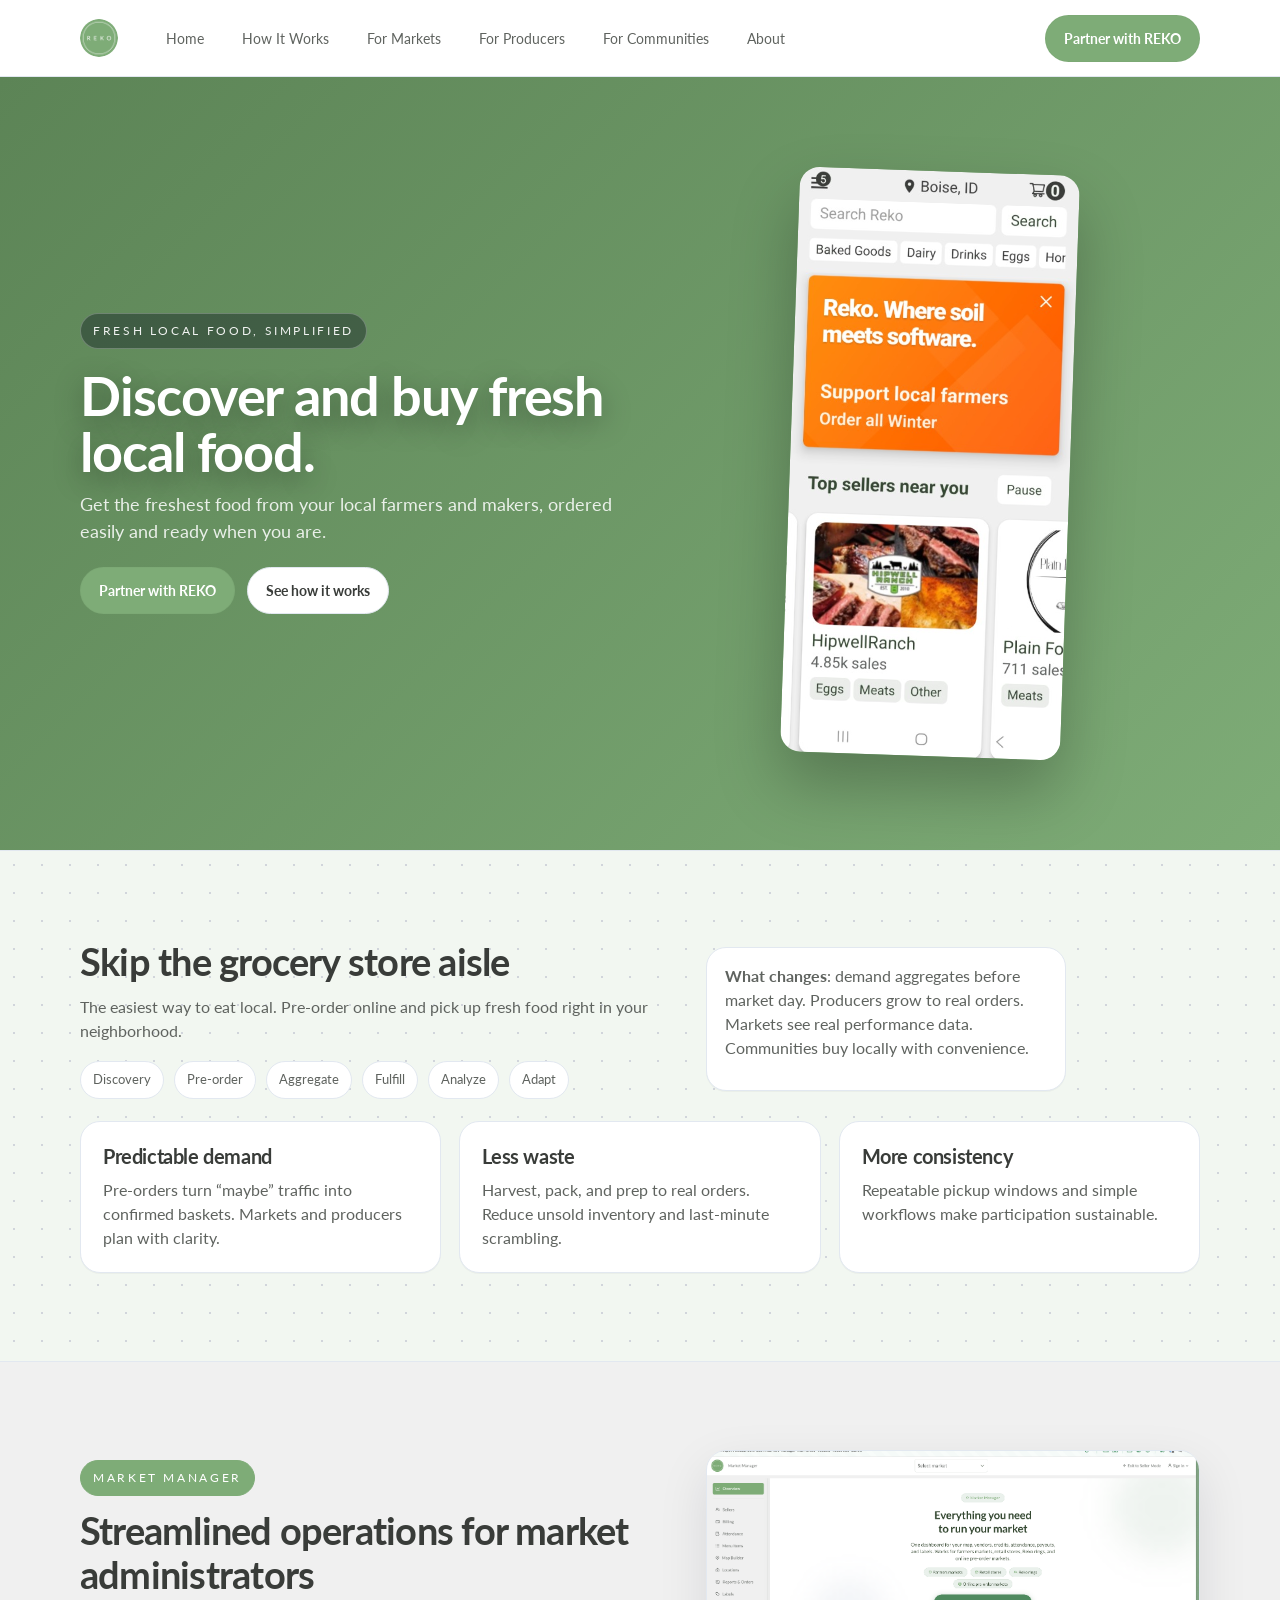
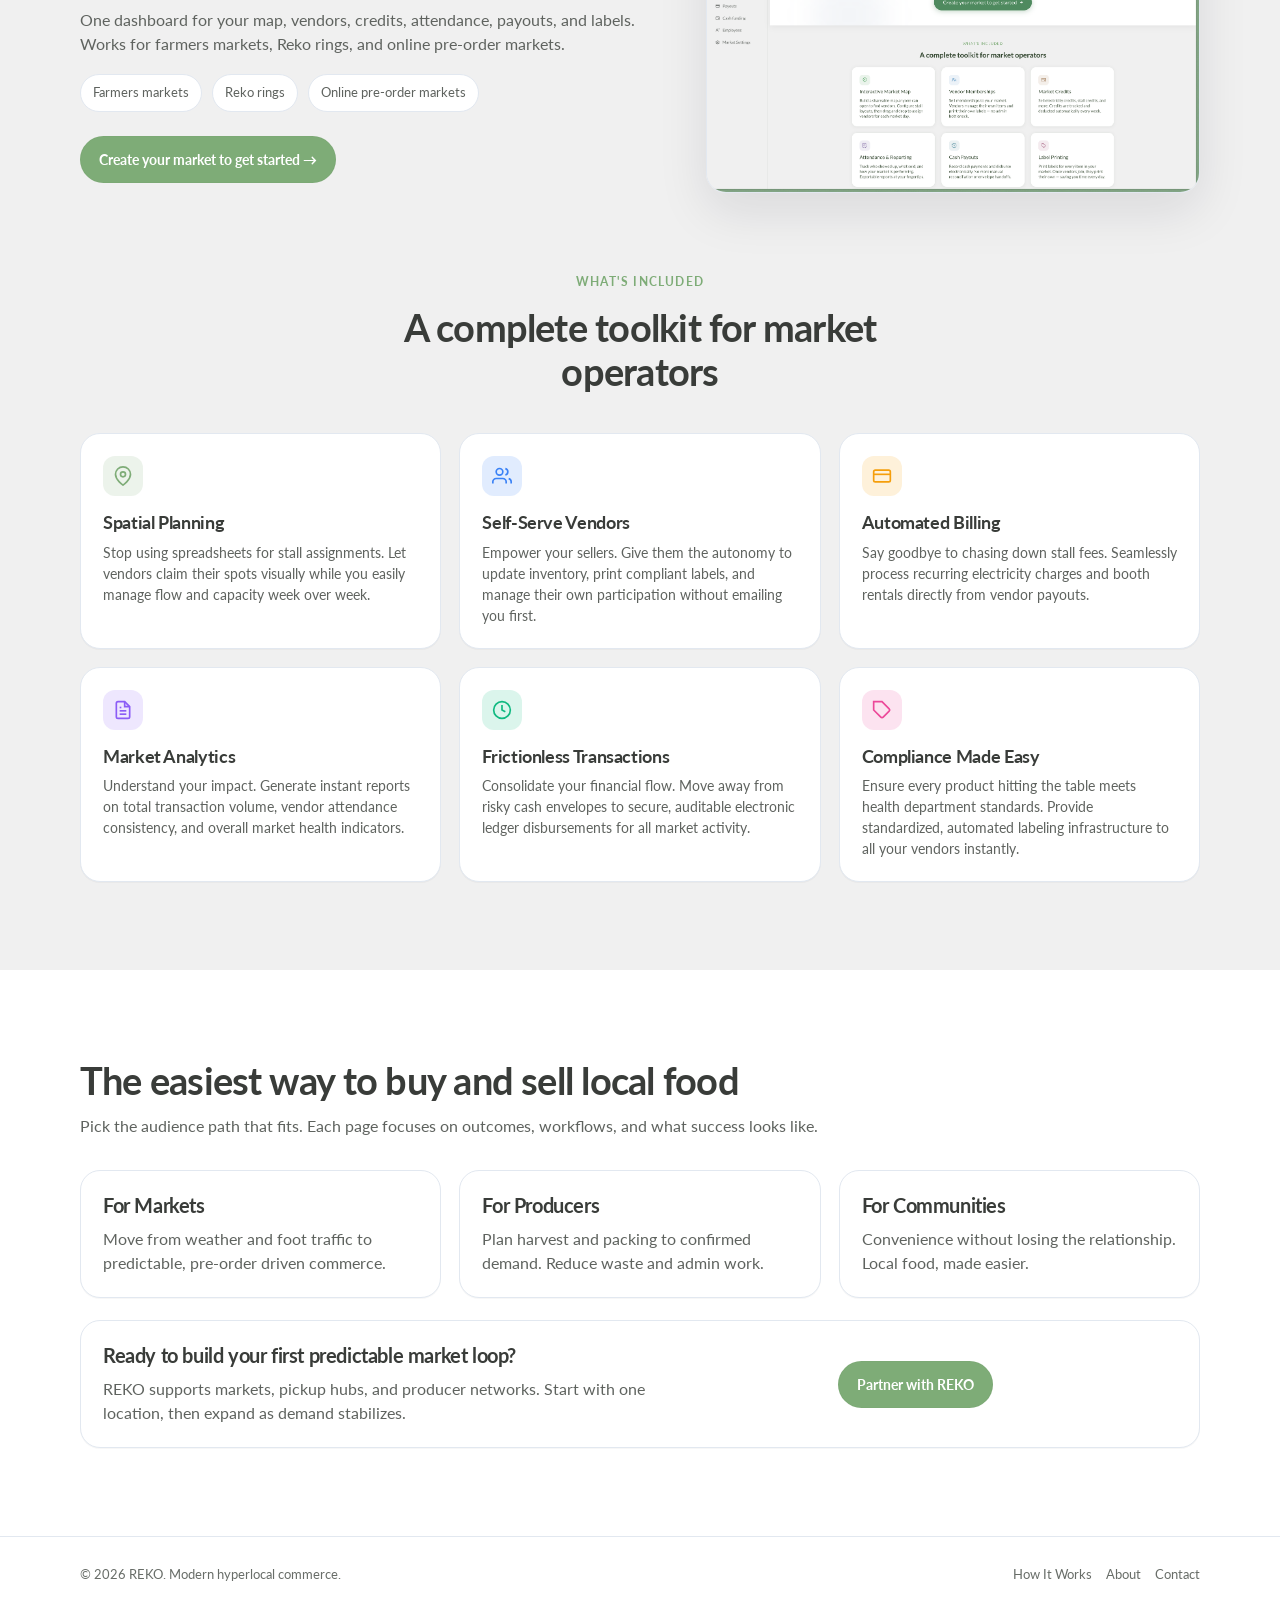
<file: index.html>
<!doctype html>
<html lang="en">

<head>
    <meta charset="utf-8" />
    <meta name="viewport" content="width=device-width, initial-scale=1" />
    <title>REKO. Infrastructure for Local Food</title>
    <link rel="stylesheet" href="styles.css" />
</head>

<body>

    <header class="site-header">
        <div class="container navbar">
            <a class="brand" href="index.html">
                <img src="assets/reko-logo.png" alt="REKO" />
            </a>

            <button class="hamburger" data-mobile-toggle type="button">Menu</button>

            <ul class="nav-links">
                <li><a data-nav href="index.html">Home</a></li>
                <li><a data-nav href="how-it-works.html">How It Works</a></li>
                <li><a data-nav href="for-markets.html">For Markets</a></li>
                <li><a data-nav href="for-producers.html">For Producers</a></li>
                <li><a data-nav href="for-communities.html">For Communities</a></li>
                <li><a data-nav href="about.html">About</a></li>
            </ul>

            <div class="nav-cta">
                <a class="btn btn-primary" href="https://rekohub.com" target="_blank" rel="noopener">Partner with
                    REKO</a>
            </div>
        </div>

        <nav class="mobile-nav" data-mobile-menu>
            <a data-nav href="index.html">Home</a>
            <a data-nav href="how-it-works.html">How It Works</a>
            <a data-nav href="for-markets.html">For Markets</a>
            <a data-nav href="for-producers.html">For Producers</a>
            <a data-nav href="for-communities.html">For Communities</a>
            <a data-nav href="about.html">About</a>
            <a href="https://rekohub.com" target="_blank" rel="noopener">Partner with REKO</a>
        </nav>
    </header>

    <section class="hero hero-home" style="background: linear-gradient(135deg, var(--brand-2) 0%, var(--brand) 100%);">
        <div class="container hero-split">
            <div class="hero-inner">
                <span class="eyebrow">Fresh local food, simplified</span>
                <h1>Discover and buy fresh local food.</h1>
                <p>Get the freshest food from your local farmers and makers, ordered easily and ready when you are.</p>
                <div class="hero-actions">
                    <a class="btn btn-primary" href="https://rekohub.com" target="_blank" rel="noopener">Partner
                        with
                        REKO</a>
                    <a class="btn btn-ghost" href="how-it-works.html">See how it works</a>
                </div>
            </div>
            <div class="hero-image-container">
                <img src="assets/hero-app-mockup.png" alt="Reko App Mockup" />
            </div>
        </div>
    </section>


    <section class="section texture-panel bg-light-blue">
        <div class="container">
            <div class="split">
                <div>
                    <h2>Skip the grocery store aisle</h2>
                    <p>The easiest way to eat local. Pre-order online and pick up fresh food right in your neighborhood.
                    </p>

                    <div class="chips mt-18">
                        <span class="chip">Discovery</span>
                        <span class="chip">Pre-order</span>
                        <span class="chip">Aggregate</span>
                        <span class="chip">Fulfill</span>
                        <span class="chip">Analyze</span>
                        <span class="chip">Adapt</span>
                    </div>
                </div>

                <div class="kpi">
                    <p><strong>What changes</strong>: demand aggregates before market day. Producers grow to real
                        orders.
                        Markets see real performance data. Communities buy locally with convenience.</p>
                </div>
            </div>

            <div style="height:22px"></div>

            <div class="grid-3">
                <div class="card">
                    <h3>Predictable demand</h3>
                    <p>Pre-orders turn “maybe” traffic into confirmed baskets. Markets and producers plan with clarity.
                    </p>
                </div>
                <div class="card">
                    <h3>Less waste</h3>
                    <p>Harvest, pack, and prep to real orders. Reduce unsold inventory and last-minute scrambling.</p>
                </div>
                <div class="card">
                    <h3>More consistency</h3>
                    <p>Repeatable pickup windows and simple workflows make participation sustainable.</p>
                </div>
            </div>
        </div>
    </section>

    <section class="section bg-light-green">
        <div class="container">
            <div class="split">
                <div>
                    <span class="eyebrow"
                        style="background: var(--brand); border-color: var(--brand); color: white; margin-bottom: 12px;">Market
                        Manager</span>
                    <h2>Streamlined operations for market administrators</h2>
                    <p>One dashboard for your map, vendors, credits, attendance, payouts, and labels. Works for farmers
                        markets, Reko rings, and online pre-order markets.</p>

                    <div class="chips mt-18">
                        <span class="chip">Farmers markets</span>
                        <span class="chip">Reko rings</span>
                        <span class="chip">Online pre-order markets</span>
                    </div>

                    <div class="mt-24">
                        <a class="btn btn-primary" href="https://rekohub.com" target="_blank" rel="noopener">Create your
                            market to get started &rarr;</a>
                    </div>
                </div>
                <div>
                    <img src="assets/market-manager-1.png"
                        alt="Market Manager Dashboard screenshot showing overview and getting started map"
                        style="border-radius: var(--radius); box-shadow: var(--shadow); border: 1px solid var(--border);" />
                </div>
            </div>

            <div style="height: 80px;"></div>

            <div style="text-align: center; max-width: 600px; margin: 0 auto 40px;">
                <p
                    style="font-weight: 700; font-size: 12px; letter-spacing: 0.1em; text-transform: uppercase; color: var(--brand);">
                    What's Included</p>
                <h2>A complete toolkit for market operators</h2>
            </div>

            <div class="grid-3">
                <div class="card">
                    <div
                        style="margin-bottom: 16px; width: 40px; height: 40px; background: rgba(126, 172, 119, 0.15); border-radius: 12px; display: flex; align-items: center; justify-content: center; color: var(--brand);">
                        <svg width="20" height="20" viewBox="0 0 24 24" fill="none" stroke="currentColor"
                            stroke-width="2">
                            <path d="M21 10c0 7-9 13-9 13s-9-6-9-13a9 9 0 0 1 18 0z"></path>
                            <circle cx="12" cy="10" r="3"></circle>
                        </svg>
                    </div>
                    <h3 style="font-size: 18px; margin-bottom: 8px;">Spatial Planning</h3>
                    <p style="font-size: 14px; margin-bottom: 0;">Stop using spreadsheets for stall assignments. Let
                        vendors claim their spots visually while you easily manage flow and capacity week over week.</p>
                </div>
                <div class="card">
                    <div
                        style="margin-bottom: 16px; width: 40px; height: 40px; background: rgba(59, 130, 246, 0.15); border-radius: 12px; display: flex; align-items: center; justify-content: center; color: #3b82f6;">
                        <svg width="20" height="20" viewBox="0 0 24 24" fill="none" stroke="currentColor"
                            stroke-width="2">
                            <path d="M17 21v-2a4 4 0 0 0-4-4H5a4 4 0 0 0-4 4v2"></path>
                            <circle cx="9" cy="7" r="4"></circle>
                            <path d="M23 21v-2a4 4 0 0 0-3-3.87"></path>
                            <path d="M16 3.13a4 4 0 0 1 0 7.75"></path>
                        </svg>
                    </div>
                    <h3 style="font-size: 18px; margin-bottom: 8px;">Self-Serve Vendors</h3>
                    <p style="font-size: 14px; margin-bottom: 0;">Empower your sellers. Give them the autonomy to update
                        inventory, print compliant labels, and manage their own participation without emailing you
                        first.</p>
                </div>
                <div class="card">
                    <div
                        style="margin-bottom: 16px; width: 40px; height: 40px; background: rgba(245, 158, 11, 0.15); border-radius: 12px; display: flex; align-items: center; justify-content: center; color: #f59e0b;">
                        <svg width="20" height="20" viewBox="0 0 24 24" fill="none" stroke="currentColor"
                            stroke-width="2">
                            <rect x="2" y="5" width="20" height="14" rx="2"></rect>
                            <line x1="2" y1="10" x2="22" y2="10"></line>
                        </svg>
                    </div>
                    <h3 style="font-size: 18px; margin-bottom: 8px;">Automated Billing</h3>
                    <p style="font-size: 14px; margin-bottom: 0;">Say goodbye to chasing down stall fees. Seamlessly
                        process recurring electricity charges and booth rentals directly from vendor payouts.</p>
                </div>
                <div class="card">
                    <div
                        style="margin-bottom: 16px; width: 40px; height: 40px; background: rgba(139, 92, 246, 0.15); border-radius: 12px; display: flex; align-items: center; justify-content: center; color: #8b5cf6;">
                        <svg width="20" height="20" viewBox="0 0 24 24" fill="none" stroke="currentColor"
                            stroke-width="2">
                            <path d="M14 2H6a2 2 0 0 0-2 2v16a2 2 0 0 0 2 2h12a2 2 0 0 0 2-2V8z"></path>
                            <polyline points="14 2 14 8 20 8"></polyline>
                            <line x1="16" y1="13" x2="8" y2="13"></line>
                            <line x1="16" y1="17" x2="8" y2="17"></line>
                            <polyline points="10 9 9 9 8 9"></polyline>
                        </svg>
                    </div>
                    <h3 style="font-size: 18px; margin-bottom: 8px;">Market Analytics</h3>
                    <p style="font-size: 14px; margin-bottom: 0;">Understand your impact. Generate instant reports on
                        total transaction volume, vendor attendance consistency, and overall market health indicators.
                    </p>
                </div>
                <div class="card">
                    <div
                        style="margin-bottom: 16px; width: 40px; height: 40px; background: rgba(16, 185, 129, 0.15); border-radius: 12px; display: flex; align-items: center; justify-content: center; color: #10b981;">
                        <svg width="20" height="20" viewBox="0 0 24 24" fill="none" stroke="currentColor"
                            stroke-width="2">
                            <circle cx="12" cy="12" r="10"></circle>
                            <polyline points="12 6 12 12 16 14"></polyline>
                        </svg>
                    </div>
                    <h3 style="font-size: 18px; margin-bottom: 8px;">Frictionless Transactions</h3>
                    <p style="font-size: 14px; margin-bottom: 0;">Consolidate your financial flow. Move away from risky
                        cash envelopes to secure, auditable electronic ledger disbursements for all market activity.</p>
                </div>
                <div class="card">
                    <div
                        style="margin-bottom: 16px; width: 40px; height: 40px; background: rgba(236, 72, 153, 0.15); border-radius: 12px; display: flex; align-items: center; justify-content: center; color: #ec4899;">
                        <svg width="20" height="20" viewBox="0 0 24 24" fill="none" stroke="currentColor"
                            stroke-width="2">
                            <path d="M20.59 13.41l-7.17 7.17a2 2 0 0 1-2.83 0L2 12V2h10l8.59 8.59a2 2 0 0 1 0 2.82z">
                            </path>
                            <line x1="7" y1="7" x2="7.01" y2="7"></line>
                        </svg>
                    </div>
                    <h3 style="font-size: 18px; margin-bottom: 8px;">Compliance Made Easy</h3>
                    <p style="font-size: 14px; margin-bottom: 0;">Ensure every product hitting the table meets health
                        department standards. Provide standardized, automated labeling infrastructure to all your
                        vendors instantly.</p>
                </div>
            </div>

        </div>
    </section>

    <section class="section">
        <div class="container">
            <h2>The easiest way to buy and sell local food</h2>
            <p>Pick the audience path that fits. Each page focuses on outcomes, workflows, and what success looks like.
            </p>

            <div style="height:18px"></div>

            <div class="grid-3">
                <a class="card" href="for-markets.html">
                    <h3>For Markets</h3>
                    <p>Move from weather and foot traffic to predictable, pre-order driven commerce.</p>
                </a>
                <a class="card" href="for-producers.html">
                    <h3>For Producers</h3>
                    <p>Plan harvest and packing to confirmed demand. Reduce waste and admin work.</p>
                </a>
                <a class="card" href="for-communities.html">
                    <h3>For Communities</h3>
                    <p>Convenience without losing the relationship. Local food, made easier.</p>
                </a>
            </div>

            <div style="height:22px"></div>

            <div class="card">
                <div class="split">
                    <div>
                        <h3>Ready to build your first predictable market loop?</h3>
                        <p>REKO supports markets, pickup hubs, and producer networks. Start with one location, then
                            expand as demand stabilizes.</p>
                    </div>
                    <div
                        style="display:flex; gap:12px; justify-content:flex-end; align-items:flex-start; flex-wrap:wrap;">
                        <a class="btn btn-primary" href="https://rekohub.com" target="_blank" rel="noopener">Partner
                            with REKO</a>
                        <a class="btn btn-light" href="how-it-works.html">Explore How It Works</a>
                    </div>
                </div>
            </div>
        </div>
    </section>

    <footer class="site-footer">
        <div class="container footer-row">
            <div>© 2026 REKO. Modern hyperlocal commerce.</div>
            <div class="footer-links">
                <a href="how-it-works.html">How It Works</a>
                <a href="about.html">About</a>
                <a href="mailto:hello@reko.example">Contact</a>
            </div>
        </div>
    </footer>

    <script src="script.js"></script>
</body>

</html>
</file>
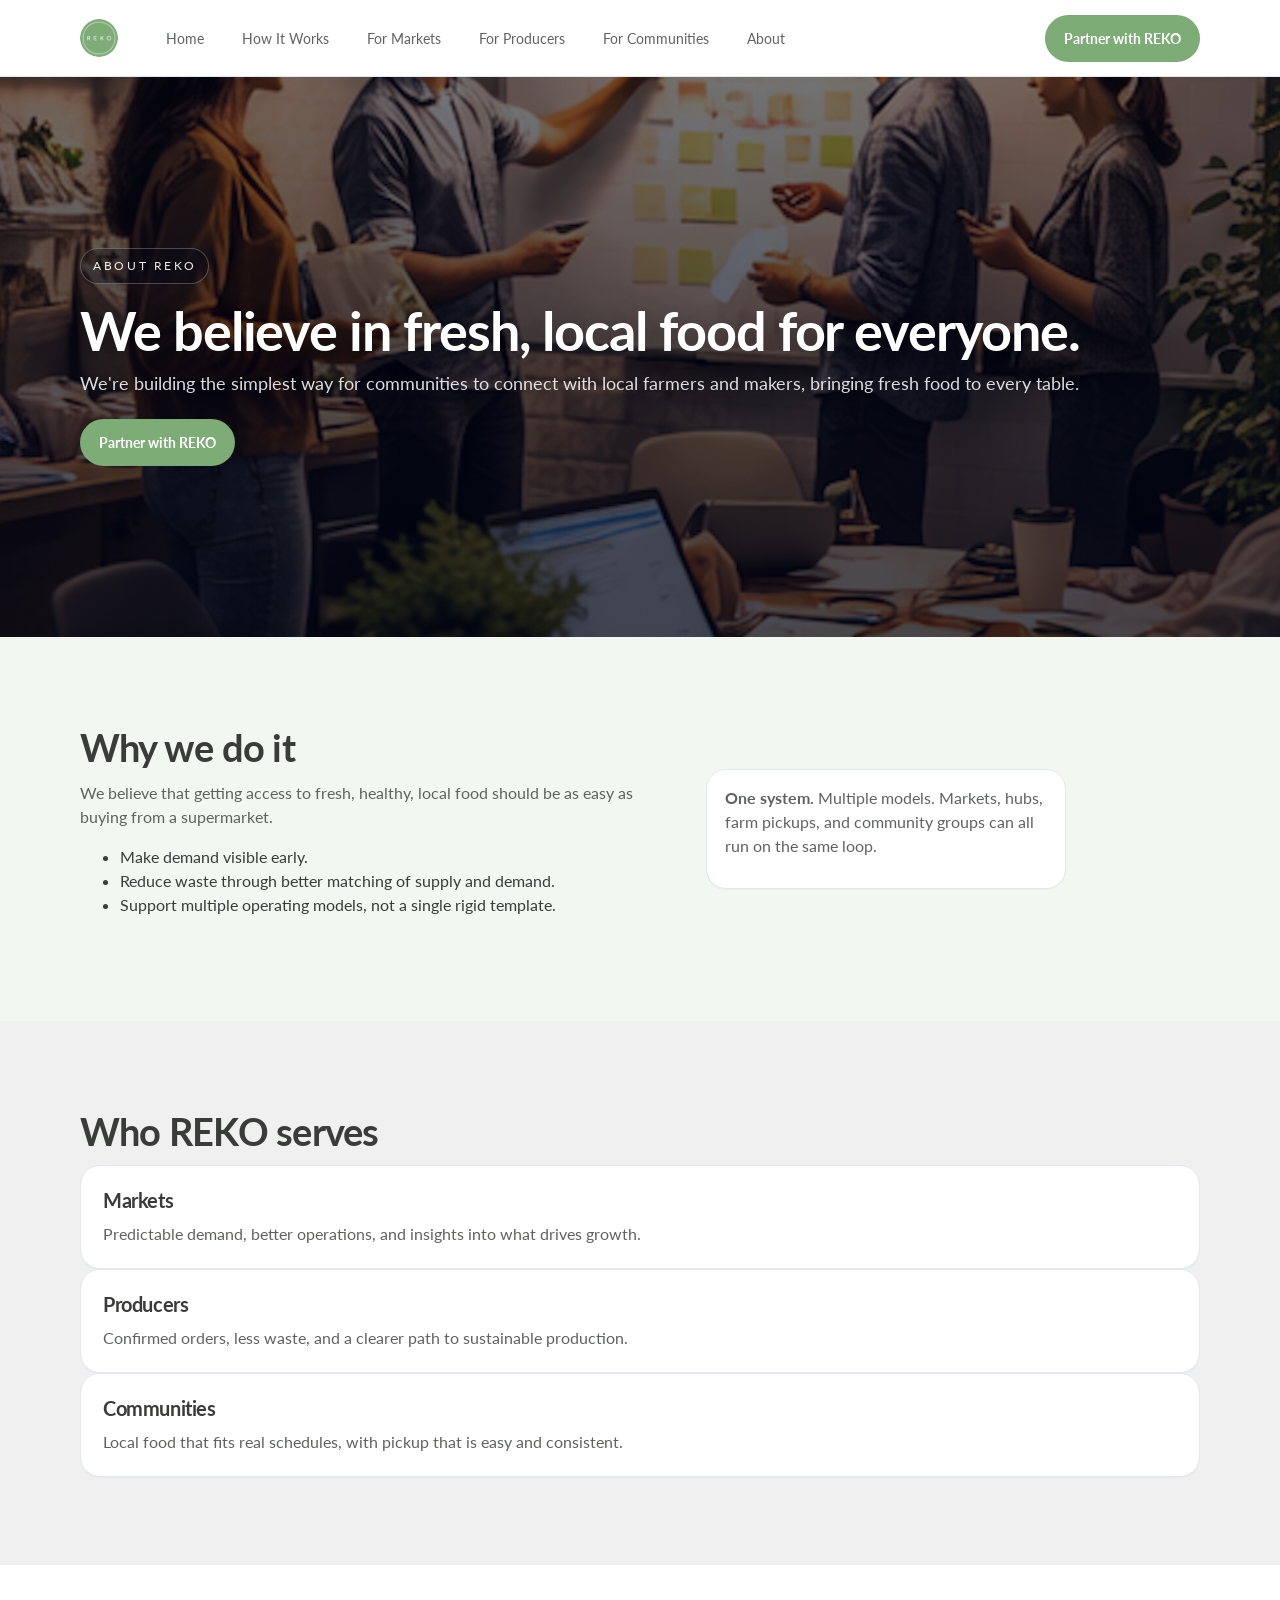
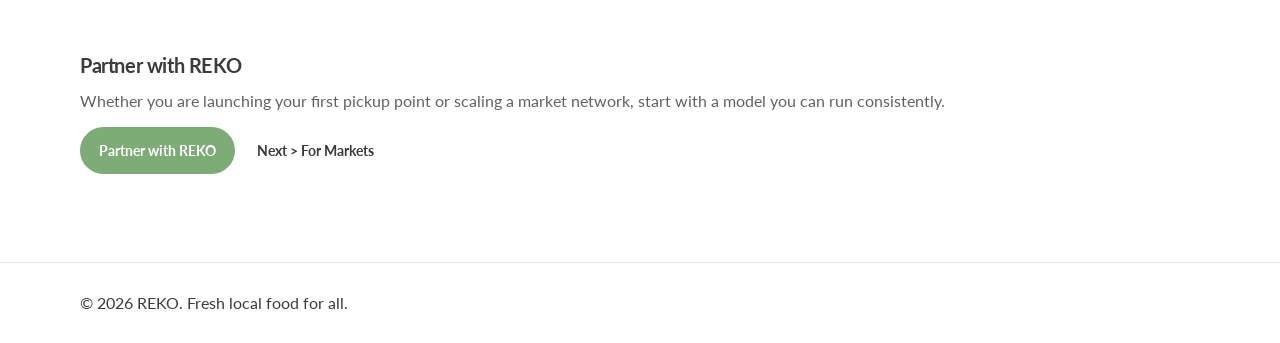
<file: about.html>
<!doctype html>
<html lang="en">

<head>
    <meta charset="utf-8" />
    <meta name="viewport" content="width=device-width, initial-scale=1" />
    <title>About REKO</title>
    <link rel="stylesheet" href="styles.css" />
</head>

<body>
    <header class="site-header">
        <div class="container navbar">
            <a class="brand" href="index.html">
                <img src="assets/reko-logo.png" alt="REKO" />
            </a>

            <button class="hamburger" data-mobile-toggle type="button">Menu</button>

            <ul class="nav-links">
                <li><a data-nav href="index.html">Home</a></li>
                <li><a data-nav href="how-it-works.html">How It Works</a></li>
                <li><a data-nav href="for-markets.html">For Markets</a></li>
                <li><a data-nav href="for-producers.html">For Producers</a></li>
                <li><a data-nav href="for-communities.html">For Communities</a></li>
                <li><a data-nav href="about.html">About</a></li>
            </ul>

            <div class="nav-cta">
                <a class="btn btn-primary" href="https://rekohub.com" target="_blank" rel="noopener">Partner with
                    REKO</a>
            </div>
        </div>

        <nav class="mobile-nav" data-mobile-menu>
            <a data-nav href="index.html">Home</a>
            <a data-nav href="how-it-works.html">How It Works</a>
            <a data-nav href="for-markets.html">For Markets</a>
            <a data-nav href="for-producers.html">For Producers</a>
            <a data-nav href="for-communities.html">For Communities</a>
            <a data-nav href="about.html">About</a>
            <a href="https://rekohub.com" target="_blank" rel="noopener">Partner with REKO</a>
        </nav>
    </header>

    <section class="hero" style="background-image:url('assets/about.jpg');">

        <div class="hero-overlay"></div>

        <div class="container hero-content">
            <div class="eyebrow">About REKO</div>

            <h1>We believe in fresh, local food for everyone.</h1>

            <p>
                We're building the simplest way for communities to connect with local farmers and makers, bringing fresh
                food to every table.
            </p>

            <div class="hero-actions">
                <a class="btn btn-primary" href="https://rekohub.com" target="_blank" rel="noopener">Partner with
                    REKO</a>
            </div>
        </div>

    </section>

    <section class="section bg-light-blue">
        <div class="container split">
            <div>
                <h2>Why we do it</h2>
                <p class="lede">We believe that getting access to fresh, healthy, local food should be as easy as buying
                    from a supermarket.</p>
                <ul class="list">
                    <li>Make demand visible early.</li>
                    <li>Reduce waste through better matching of supply and demand.</li>
                    <li>Support multiple operating models, not a single rigid template.</li>
                </ul>
            </div>

            <div class="kpi">
                <p><strong>One system.</strong> Multiple models. Markets, hubs, farm pickups, and community groups can
                    all run on the same loop.</p>
            </div>
        </div>
    </section>

    <section class="section alt bg-light-green">
        <div class="container">
            <h2>Who REKO serves</h2>
            <div class="cards">
                <div class="card">
                    <h3>Markets</h3>
                    <p>Predictable demand, better operations, and insights into what drives growth.</p>
                </div>
                <div class="card">
                    <h3>Producers</h3>
                    <p>Confirmed orders, less waste, and a clearer path to sustainable production.</p>
                </div>
                <div class="card">
                    <h3>Communities</h3>
                    <p>Local food that fits real schedules, with pickup that is easy and consistent.</p>
                </div>
            </div>
        </div>
    </section>

    <section class="section">
        <div class="container">
            <div class="cta">
                <h3>Partner with REKO</h3>
                <p>Whether you are launching your first pickup point or scaling a market network, start with a model you
                    can run consistently.</p>
                <div class="actions">
                    <a class="btn btn-primary" href="https://rekohub.com" target="_blank" rel="noopener">Partner with
                        REKO</a>
                    <a class="btn" style="border:1px solid var(--line); background:#fff; color:var(--text);"
                        href="for-markets.html">Next > For Markets</a>
                </div>
            </div>
        </div>
    </section>

    <footer class="site-footer">
        <div class="container">
            <div class="small">© 2026 REKO. Fresh local food for all.</div>
        </div>
    </footer>
        <script src="script.js"></script>
</body>

</html>
</file>
<file: styles.css>
/* styles.css */
@import url('https://fonts.googleapis.com/css2?family=Lato:wght@400;700;900&display=swap');

/* REKO static site. Assumes this structure:
   /index.html
   /how-it-works.html
   /for-markets.html
   /for-producers.html
   /for-communities.html
   /about.html
   /styles.css
   /script.js
   /assets/reko-logo.png
   /assets/hero-farmer.jpg
   /assets/how-it-works.jpg
   /assets/for-markets.jpg
   /assets/for-producers.jpg
   /assets/for-communities.jpg
   /assets/about.jpg
*/

:root {
    --bg: #ffffff;
    --text: #393c39;
    --muted: #5f635f;
    --muted-2: #686d68;
    --border: #e2e8f0;
    --surface: #f2f7f1;
    --surface-2: #f0f0f0;
    --brand: #7eac77;
    --brand-2: #5c8456;
    --shadow: 0 18px 50px rgba(15, 23, 42, 0.10);
    --radius: 20px;
    --radius-sm: 14px;
    --container: 1120px;
}

/* Base */
* {
    box-sizing: border-box;
}

html,
body {
    height: 100%;
}

body {
    margin: 0;
    font-family: 'Lato', ui-sans-serif, system-ui, -apple-system, Segoe UI, Roboto, Helvetica, Arial, "Apple Color Emoji", "Segoe UI Emoji";
    color: var(--text);
    background: var(--bg);
    line-height: 1.5;
}

img {
    max-width: 100%;
    height: auto;
    display: block;
}

a {
    color: inherit;
    text-decoration: none;
}

p {
    margin: 0 0 14px;
    color: var(--muted);
}

h1,
h2,
h3 {
    margin: 0 0 12px;
    letter-spacing: -0.02em;
}

h1 {
    font-size: clamp(38px, 4.2vw, 56px);
    line-height: 1.05;
}

h2 {
    font-size: clamp(28px, 3vw, 40px);
    line-height: 1.15;
}

h3 {
    font-size: 20px;
    line-height: 1.2;
}

.container {
    width: min(var(--container), calc(100% - 48px));
    margin: 0 auto;
}

/* Header / Nav */
.site-header {
    position: sticky;
    top: 0;
    z-index: 50;
    background: rgba(255, 255, 255, 0.92);
    backdrop-filter: blur(10px);
    border-bottom: 1px solid var(--border);
}

.navbar {
    display: flex;
    align-items: center;
    justify-content: flex-start;
    gap: 40px;
    height: 76px;
}

.brand {
    display: flex;
    align-items: center;
    gap: 12px;
}

.brand img {
    width: 38px;
    height: 38px;
    border-radius: 999px;
}

.nav-links {
    display: flex;
    align-items: center;
    gap: 22px;
    flex-wrap: wrap;
    justify-content: center;
    list-style: none;
    padding: 0;
    margin: 0;
}

.nav-links a {
    font-size: 14px;
    color: var(--muted);
    padding: 10px 8px;
    border-radius: 10px;
    transition: color 0.15s ease;
}

.nav-links a:hover {
    color: var(--brand);
}

.nav-links a.active {
    color: var(--text);
    font-weight: 650;
    text-decoration: underline;
    text-underline-offset: 10px;
    text-decoration-thickness: 2px;
}

.nav-cta {
    display: flex;
    align-items: center;
    gap: 10px;
    min-width: 200px;
    justify-content: flex-end;
    margin-left: auto;
}

.hamburger {
    display: none;
    border: 1px solid var(--border);
    background: #fff;
    padding: 10px 12px;
    border-radius: 12px;
    cursor: pointer;
}

/* Buttons */
.btn {
    display: inline-flex;
    align-items: center;
    justify-content: center;
    gap: 10px;
    padding: 12px 18px;
    border-radius: 999px;
    font-weight: 650;
    font-size: 14px;
    border: 1px solid transparent;
    transition: transform .06s ease, background .2s ease, border-color .2s ease, color .2s ease;
    white-space: nowrap;
}

.btn:active {
    transform: translateY(1px);
}

.btn-primary {
    background: var(--brand);
    color: #fff;
    border-color: rgba(0, 0, 0, 0.02);
}

.btn-primary:hover {
    background: var(--brand-2);
}

.btn-light {
    background: rgba(255, 255, 255, 0.08);
    color: #fff;
    border-color: rgba(255, 255, 255, 0.35);
}

.btn-light:hover {
    background: rgba(255, 255, 255, 0.14);
    border-color: rgba(255, 255, 255, 0.55);
}

.btn-ghost {
    background: #fff;
    color: var(--text);
    border-color: var(--border);
}

.btn-ghost:hover {
    background: var(--surface-2);
}

/* Hero */
.hero {
    position: relative;
    min-height: 560px;
    display: flex;
    align-items: center;
    overflow: hidden;
    background-color: #0b1220;
    background-size: cover;
    background-position: center;
    background-repeat: no-repeat;
}

.hero::before {
    content: "";
    position: absolute;
    inset: 0;
    background:
        linear-gradient(180deg, rgba(2, 6, 23, 0.55) 0%, rgba(2, 6, 23, 0.66) 45%, rgba(2, 6, 23, 0.72) 100%),
        var(--hero-image, none);
    background-size: 100% auto;
    background-position: center;
    background-repeat: no-repeat;
}

.hero .container {
    position: relative;
    padding: 94px 0;
}

.hero-inner {
    max-width: 860px;
}

.hero-home::before {
    display: none;
}

.hero-split {
    display: grid;
    grid-template-columns: 1fr 1fr;
    gap: 40px;
    align-items: center;
}

.hero-image-container {
    display: flex;
    justify-content: center;
}

.hero-image-container img {
    width: 280px;
    height: 585px;
    object-fit: cover;
    object-position: center bottom;
    border-radius: 20px;
    box-shadow: 0 32px 64px rgba(0, 0, 0, 0.25);
    transform: rotate(2deg);
    transition: transform 0.3s ease;
}

.hero-image-container img:hover {
    transform: rotate(0deg) scale(1.02);
}

.eyebrow {
    display: inline-flex;
    align-items: center;
    gap: 8px;
    font-size: 12px;
    letter-spacing: 0.22em;
    text-transform: uppercase;
    color: rgba(255, 255, 255, 0.92);
    padding: 8px 12px;
    border-radius: 999px;
    border: 1px solid rgba(255, 255, 255, 0.25);
    background: rgba(2, 6, 23, 0.35);
    margin-bottom: 18px;
}

.hero h1 {
    color: #fff;
    text-shadow: 0 8px 28px rgba(0, 0, 0, 0.35);
}

.hero p {
    color: rgba(255, 255, 255, 0.86);
    font-size: 18px;
}

.hero-actions {
    margin-top: 22px;
    display: flex;
    gap: 12px;
    flex-wrap: wrap;
}

.hero-note {
    margin-top: 18px;
    color: rgba(255, 255, 255, 0.68);
    font-size: 13px;
}

/* Sections */
.section {
    padding: 88px 0;
}

.section.compact {
    padding: 64px 0;
}

.section.alt {
    background: var(--surface);
}

.bg-light-blue {
    background-color: #f2f7f1 !important;
}

.bg-light-green {
    background-color: #f0f0f0 !important;
}

.texture-panel {
    background-color: #fcfdfd;
    background-image: radial-gradient(#d1d5db 1px, transparent 0);
    background-size: 28px 28px;
    border-top: 1px solid var(--border);
    border-bottom: 1px solid var(--border);
}

.section-head {
    display: flex;
    align-items: flex-start;
    justify-content: space-between;
    gap: 22px;
    margin-bottom: 28px;
}

.section-head .lead {
    max-width: 760px;
    font-size: 18px;
    color: var(--muted);
}

.kpi {
    border: 1px solid var(--border);
    background: #fff;
    border-radius: var(--radius);
    padding: 16px 18px;
    box-shadow: 0 1px 0 rgba(2, 6, 23, 0.03);
    max-width: 360px;
    color: var(--muted);
}

.kpi b {
    color: var(--text);
}

/* Cards / grids */
.grid-3 {
    display: grid;
    grid-template-columns: repeat(3, minmax(0, 1fr));
    gap: 18px;
}

.grid-2 {
    display: grid;
    grid-template-columns: repeat(2, minmax(0, 1fr));
    gap: 18px;
}

.card {
    border: 1px solid var(--border);
    background: #fff;
    border-radius: var(--radius);
    padding: 22px;
    box-shadow: 0 1px 0 rgba(2, 6, 23, 0.03);
}

.card h3 {
    margin-bottom: 10px;
}

.card p {
    margin: 0;
    color: var(--muted);
}

.card-link {
    display: block;
    border: 1px solid var(--border);
    background: #fff;
    border-radius: var(--radius);
    padding: 22px;
    box-shadow: 0 1px 0 rgba(2, 6, 23, 0.03);
    transition: transform .08s ease, box-shadow .2s ease, border-color .2s ease;
}

.card-link:hover {
    transform: translateY(-1px);
    box-shadow: var(--shadow);
    border-color: rgba(126, 172, 119, 0.45);
}

.card-link .pill {
    display: inline-flex;
    padding: 6px 10px;
    border-radius: 999px;
    border: 1px solid var(--border);
    background: var(--surface);
    color: var(--muted);
    font-size: 12px;
    margin-bottom: 10px;
}

/* Chips */
.chips {
    display: flex;
    flex-wrap: wrap;
    gap: 10px;
    margin-top: 16px;
}

.chip {
    display: inline-flex;
    align-items: center;
    padding: 8px 12px;
    border-radius: 999px;
    border: 1px solid var(--border);
    background: #fff;
    color: var(--muted);
    font-size: 13px;
}

/* Split section */
.split {
    display: grid;
    grid-template-columns: 1.1fr 0.9fr;
    gap: 22px;
    align-items: center;
}

.split .card {
    height: 100%;
}

/* Footer */
.site-footer {
    border-top: 1px solid var(--border);
    background: #fff;
    padding: 28px 0;
}

.footer-row {
    display: flex;
    align-items: center;
    justify-content: space-between;
    gap: 14px;
    flex-wrap: wrap;
    color: var(--muted-2);
    font-size: 13px;
}

.footer-links {
    display: flex;
    gap: 14px;
}

.footer-links a {
    color: var(--muted-2);
}

.footer-links a:hover {
    color: var(--text);
}

/* Responsive */
@media (max-width: 980px) {
    .grid-3 {
        grid-template-columns: 1fr;
    }

    .grid-2 {
        grid-template-columns: 1fr;
    }

    .split {
        grid-template-columns: 1fr;
    }

    .section-head {
        flex-direction: column;
    }

    .hero-split {
        grid-template-columns: 1fr;
        text-align: center;
        gap: 32px;
    }

    .hero-actions {
        justify-content: center;
    }

    .hero-image-container img {
        transform: none;
    }

    .nav-links {
        display: none;
    }

    .hamburger {
        display: inline-flex;
    }

    .nav-cta {
        min-width: auto;
    }

    .brand {
        min-width: auto;
    }
}

/* Mobile nav drawer */
.mobile-nav {
    display: none;
    border-top: 1px solid var(--border);
    background: rgba(255, 255, 255, 0.98);
}

.mobile-nav.open {
    display: block;
}

.mobile-nav .container {
    padding: 14px 0 18px;
}

.mobile-nav a {
    display: block;
    padding: 12px 10px;
    border-radius: 12px;
    color: var(--muted);
}

.mobile-nav a:hover {
    background: var(--surface-2);
    color: var(--text);
}

.mobile-nav a.active {
    color: var(--text);
    font-weight: 650;
}

/* Utility spacing helpers (avoid inline height divs) */
.mt-12 {
    margin-top: 12px;
}

.mt-18 {
    margin-top: 18px;
}

.mt-24 {
    margin-top: 24px;
}

.mb-0 {
    margin-bottom: 0;
}

@media (min-width: 981px) {
    .mobile-nav {
        display: none !important;
    }

    .hamburger {
        display: none;
    }
}
</file>
